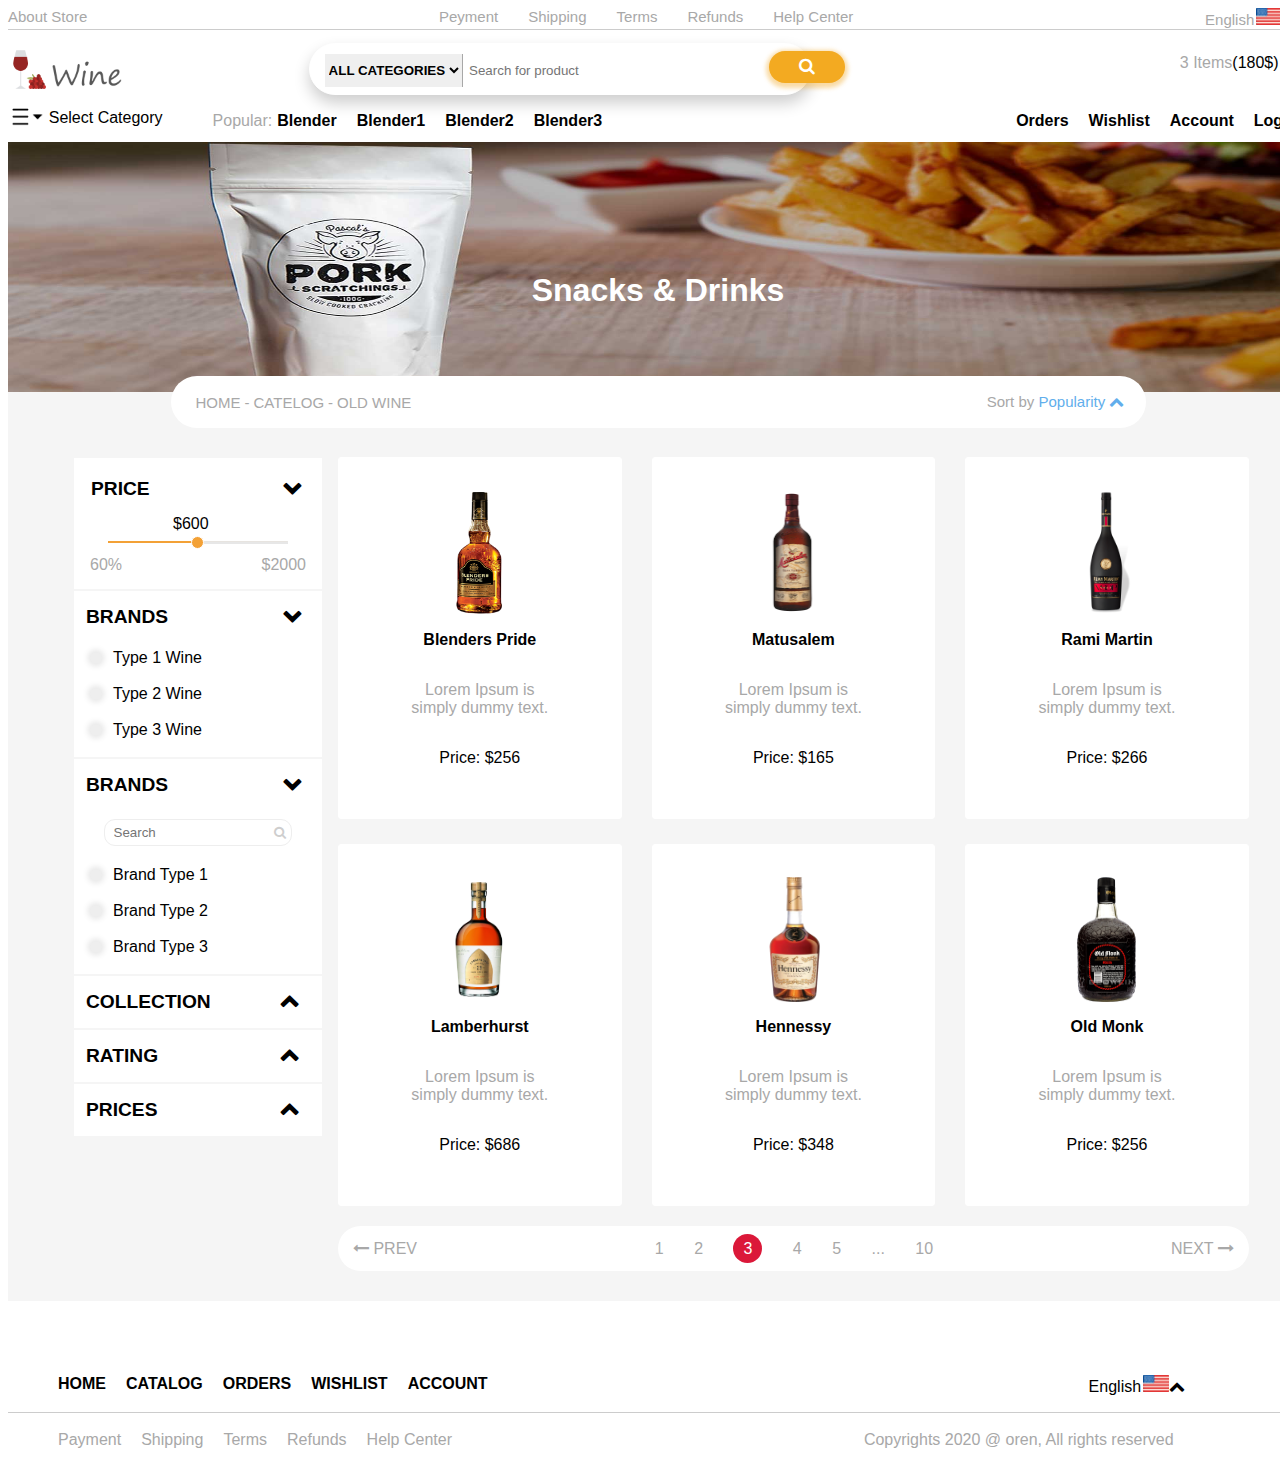
<file: index.html>
<!DOCTYPE html>
<html>
    <head>
        <meta charset="utf-8">
        <title>Main Page</title>
        <link href="styles/style.css" rel="stylesheet">
        <link rel="stylesheet" href="https://cdnjs.cloudflare.com/ajax/libs/font-awesome/4.7.0/css/font-awesome.min.css">
    </head>
    <body>
        <header>
            <!-- top bar -->
            <div class="top-bar">
                <a class="flex-item top-bar-item align-left" href="#">About Store</a>
                <div class="flex-item top-bar-item align-center">
                    <ul class="flex-item top-bar-item">
                        <li class="top-list list-l">Peyment</li>
                        <li class="top-list list-m">Shipping</li>
                        <li class="top-list list-m">Terms</li>
                        <li class="top-list list-m">Refunds</li>
                        <li class="top-list list-r">Help Center</li>
                    </ul>
                </div>

                <!-- language dropdown list -->
                <!--
                <input class="collapse-checkbox toggle" id="collapsible2" type="checkbox" checked>
                <label for="collapsible2" class="lbl-toggle" tabindex="0">BRANDS <span class="cheveron"></span></label>
                -->
                <div class="flex-item top-bar-item align-right lang-div">
                    <ul class="hover-box-1">
                        <input class="collapse-checkbox lang-box-toggle" id="collapsible7" type="checkbox">
                        <label for="collapsible7" class="lang-lbl-toggle" tabindex="0">
                            <span class="lang-text">English</span><img class="flag-icon" src="images/usa-flag.png"><span class="cheveron"></span>
                        </label>
                        <div class="collapse-box">
                            <div class="inner-collapse-box lang-list-box-1">
                                <li class="lang-list list-m"><a href="#">Hebrew</a><img class="flag-icon" src="images/isarel-flag.png"></li>
                                <li class="lang-list"><a href="#">Dutch</a><img class="flag-icon" src="images/netherlands-flag.png"></li>
                            </div>
                        </div>
                    </ul>
                </div>
            </div>

            <!-- container for everything else above the page banner -->
            <div class="top-container head-box">
                <div id="row-1" class="row">
                    <!-- store logo -->
                    <img class="store-logo" src="images/wine.png">

                    <!-- search bar -->
                    <form class="search-bar" action="#" method="POST">
                        <select class="search-filter bold" name="categories">
                            <option value="ALL CATEGORIES">ALL CATEGORIES</option>
                        </select>
                        <input class="search-input" type="text" placeholder="Search for product" name="Search">
                        <button class="search-button" type="submit"><i class="fa fa-search"></i></button>
                    </form>

                    <!-- basket-->
                    <div class="basket-container align-right">
                        <input type="checkbox" id="basket-input">
                        <label class="basket-dropdown" for="basket-input">
                            <span class="basket-text"><span class="color-gray">3 Items</span>(180$)</span>
                            <img class="basket-image" src="images/basket-icon.png">
                        </label>
                        <div class="basket-hide">
                            <ul class="basket-list">
                                <li>Item</li>
                            </ul>
                        </div>
                    </div>
                </div>

                <div id="row-2" class="row">
                    <!-- categories dropdown -->
                    <div class="toggle-dropdown category-list">
                        <input type="checkbox" id="category-input">
                        <label class="category-select" for="category-input">
                            <img class="category-icon" src="images/category-icon.png">
                            <span class="category-select-text"> Select Category</span>
                        </label>
                        <div class="float">
                            <ul class="category-list category-hide">
                                <li>Category</li>
                            </ul>
                        </div>
                    </div>

                    <!-- popular items -->
                    <div class="favorites-container">
                        <span class="favorites-list-item-index color-gray">Popular:</span>
                        <ol class="favorites-list">
                            <li class="favorites-list-item-l bold">Blender</li>
                            <li class="favorites-list-item bold">Blender1</li>
                            <li class="favorites-list-item bold">Blender2</li>
                            <li class="favorites-list-item bold">Blender3</li>
                        </ol>
                    </div>

                    <!-- quick links -->
                    <div class="top-quick-links">
                        <ul class="quick-links-list">
                            <li class="quick-links-list-item-l"><a class="color-link-black" href="#">Orders</a></li>
                            <li class="quick-links-list-item"><a class="color-link-black" href="#">Wishlist</a></li> 
                            <li class="quick-links-list-item"><a class="color-link-black" href="#">Account</a></li> 
                            <li class="quick-links-list-item-r"><a class="color-link-black" href="#">Logout</a></li>
                        </ul>
                    </div>
                </div>
            </div>
        </header>
        
        <!-- store page banner -->
        <div class="banner-container">
            <img class="snacks-image" src="images/snacks-banner.jpg">
            <h1 class="snacks-banner-text">Snacks & Drinks</h1>
        </div>

        <!-- under-banner navigator -->
        <div class="navigator-container">
            <ol class="navigator-list navigator-center">
                <li class="nav-item l">HOME</li> -  
                <li class="nav-item m">CATELOG</li> -  
                <li class="nav-item r">OLD WINE</li>
            </ol>

            <div class="navigator-sort toggle-dropdown navigator-center">
                <span>Sort by </span>
                <input class="collapse-checkbox lang-box-toggle" id="collapsible9" type="checkbox">
                <label for="collapsible9" class="lang-lbl-toggle blue-color">
                    <span>Popularity </span><span class="cheveron"></span>
                </label>
                <div class="collapse-box">
                    <div class="inner-collapse-box">
                        <span>Category</span>
                    </div>
                </div>
            </div>
        </div>

        <!-- container for the page contents -->
        <div class="page-container">

            <!-- container for the product filters box -->
            <div class="content-filters-container">
                <div class="filter-box">
                    <input class="collapse-checkbox toggle" id="collapsible1" type="checkbox" checked>
                    <label for="collapsible1" class="lbl-toggle">
                        <span class="filter-name">PRICE</span>
                        <span class="filter-cheveron cheveron"></span>
                    </label>
                    <div class="collapsible-content">
                        <div class="content-inner price">
                            <span class="price align-center">$600</span>

                            <div class="content-inner slide-container">
                                <input type="range" min="1" max="100" value="50" class="slider" id="myRange">
                            </div>
                            
                            <div class="price">
                                <span class="align-left">60%</span>
                                <span class="align-right">$2000</span>
                            </div>
                        </div>
                    </div>
                </div>

                <div class="filter-box">
                    <input class="collapse-checkbox toggle" id="collapsible2" type="checkbox" checked>
                    <label for="collapsible2" class="lbl-toggle">BRANDS <span class="cheveron"></span></label>
                    <div class="collapsible-content">
                        <div class="brands-1-filter content-inner">
                            <label class="radio-container">
                                <input class="filter-radio" type="radio" name="type" value="type1wine">
                                <span class="filter-radio-show"></span>
                                Type 1 Wine
                            </label><br>
                            <label class="radio-container">
                                <input class="filter-radio" type="radio" name="type" value="type1wine">
                                <span class="filter-radio-show"></span>
                                Type 2 Wine
                            </label><br>
                            <label class="radio-container">
                                <input class="filter-radio" type="radio" name="type" value="type1wine">
                                <span class="filter-radio-show"></span>
                                Type 3 Wine
                            </label><br>
                        </div>
                    </div>
                </div>

                <div class="filter-box">
                    <input class="collapse-checkbox toggle" id="collapsible3" type="checkbox" checked>
                    <label for="collapsible3" class="lbl-toggle">BRANDS <span class="cheveron"></span></label>
                    <div class="collapsible-content">
                        <div class="content-inner">
                            <div class="f-search-box-container">
                                <input class="filter-search-box" type="text" placeholder="Search" name="filter-search">
                                <i class="fa fa-search"></i>
                            </div>
                            <label class="radio-container">
                                <input class="filter-radio" type="radio" name="brand" value="brand1wine">
                                <span class="filter-radio-show"></span>
                                Brand Type 1
                            </label><br>
                            <label class="radio-container">
                                <input class="filter-radio" type="radio" name="brand" value="brand1wine">
                                <span class="filter-radio-show"></span>
                                Brand Type 2
                            </label><br>
                            <label class="radio-container">
                                <input class="filter-radio" type="radio" name="brand" value="brand1wine">
                                <span class="filter-radio-show"></span>
                                Brand Type 3
                            </label><br>
                        </div>
                    </div>
                </div>

                <div class="filter-box">
                    <input class="collapse-checkbox toggle" id="collapsible4" type="checkbox">
                    <label for="collapsible4" class="lbl-toggle">COLLECTION <span class="cheveron"></span></label>
                </div>

                <div class="filter-box">
                    <input class="collapse-checkbox toggle" id="collapsible5" type="checkbox">
                    <label for="collapsible5" class="lbl-toggle">RATING <span class="cheveron"></span></label>
                </div>

                <div class="filter-box">
                    <input class="collapse-checkbox toggle" id="collapsible6" type="checkbox">
                    <label for="collapsible6" class="lbl-toggle">PRICES <span class="cheveron"></span></label>
                </div>

            </div>
            <!-- container for the porducts box -->
            <div class="products-upper-container">

                <!-- 3 Products in each line -->
                <!-- first row -->
                <div class="row product-row-1">
                    <div class="product-container">
                        <div class="inner-product-container">
                            <img class="product-image align-center" src="images/blenders-pride.png">
                            <p class="product-name align-center">Blenders Pride</p>
                            <p class="product-description align-center color-gray">Lorem Ipsum is simply dummy text.</p>
                            <p class="porduct-price">Price: $256</p>
                            <a class="buy-button align-center" href="#">Buy Now</a>
                        </div>
                    </div>

                    <div class="product-container m">
                        <div class="inner-product-container">
                            <img class="product-image align-center" src="images/matusalem.png">
                            <p class="product-name align-center">Matusalem</p>
                            <p class="product-description align-center color-gray">Lorem Ipsum is simply dummy text.</p>
                            <p class="porduct-price">Price: $165</p>
                            <a class="buy-button align-center" href="#">Buy Now</a>
                        </div>
                    </div>

                    <div class="product-container">
                        <div class="inner-product-container">
                            <img class="product-image align-center" src="images/rami-martin.png">
                            <p class="product-name align-center">Rami Martin</p>
                            <p class="product-description align-center color-gray">Lorem Ipsum is simply dummy text.</p>
                            <p class="porduct-price">Price: $266</p>
                            <a class="buy-button align-center" href="#">Buy Now</a>
                        </div>
                    </div>
                </div>

                <!-- second row -->
                <div class="row product-row-2">
                    <div class="product-container">
                        <div class="inner-product-container">
                            <img class="product-image align-center" src="images/lamberhurst.jpg">
                            <p class="product-name align-center">Lamberhurst</p>
                            <p class="product-description align-center color-gray">Lorem Ipsum is simply dummy text.</p>
                            <p class="porduct-price">Price: $686</p>
                            <a class="buy-button align-center" href="#">Buy Now</a>
                        </div>
                    </div>

                    <div class="product-container m">
                        <div class="inner-product-container">
                            <img class="product-image align-center" src="images/hennessy.png">
                            <p class="product-name align-center">Hennessy</p>
                            <p class="product-description align-center color-gray">Lorem Ipsum is simply dummy text.</p>
                            <p class="porduct-price">Price: $348</p>
                            <a class="buy-button align-center" href="#">Buy Now</a>
                        </div>
                    </div>

                    <div class="product-container">
                        <div class="inner-product-container">
                            <img class="product-image align-center" src="images/old-monk.png">
                            <p class="product-name align-center">Old Monk</p>
                            <p class="product-description align-center color-gray">Lorem Ipsum is simply dummy text.</p>
                            <p class="porduct-price">Price: $256</p>
                            <a class="buy-button align-center" href="#">Buy Now</a>
                        </div>
                    </div>
                </div>

                <div class="page-number-navigator">
                    <a class="page-nav align-left page-go-prev" href="#"><i class="fa fa-long-arrow-left"></i> PREV</a>
                    <div class="align-center page-nav page-num-links">
                        <a class="page-num-link" href="#">1</a>
                        <a class="page-num-link" href="#">2</a>
                        <a class="page-num-link current-page" href="#">3</a>
                        <a class="page-num-link" href="#">4</a>
                        <a class="page-num-link" href="#">5</a>
                        <span class="page-num-dots">...</span>
                        <a class="page-num-link" href="#">10</a>
                    </div>
                    <a class="page-nav align-right page-go-next" href="#">NEXT <i class="fa fa-long-arrow-right"></i></a>
                </div>
            </div>
        </div>

        <!-- container for the page bottom -->
        <div class="bottom-container">
            <div id="row-3" class="row">
                <!-- bottom quick links 1 -->
                <ul class="quick-links-list bottom">
                    <li class="quick-links-list-item-l"><a class="color-link-black" href="#">HOME</a></li>
                    <li class="quick-links-list-item"><a class="color-link-black" href="#">CATALOG</a></li> 
                    <li class="quick-links-list-item"><a class="color-link-black" href="#">ORDERS</a></li> 
                    <li class="quick-links-list-item"><a class="color-link-black" href="#">WISHLIST</a></li>
                    <li class="quick-links-list-item-r"><a class="color-link-black" href="#">ACCOUNT</a></li>
                </ul>

                <!-- language selection, again-->
                <div class="flex-item align-right bottom-right">
                    <ul class="flex-item hover-box-2">
                        <input class="collapse-checkbox lang-box-toggle" id="collapsible8" type="checkbox">
                        <label for="collapsible8" class="lang-lbl-toggle" tabindex="0">
                            <span class="lang-text">English</span><img class="flag-icon" src="images/usa-flag.png"><span class="cheveron"></span>
                        </label>
                            <div class="collapse-box">
                                <div class="inner-collapse-box">
                                    <li class="lang-list list-m"><a href="#">Hebrew</a><img class="flag-icon" src="images/isarel-flag.png"></li>
                                    <li class="lang-list"><a href="#">Dutch</a><img class="flag-icon" src="images/netherlands-flag.png"></li>
                                </div>
                            </div>
                    </ul>
                </div>
            </div>

            <div id="row-4" class="row">
                <!-- bottom quick links 2 -->
                <ul class="quick-links-list bottom">
                    <li class="quick-links-list-item-l"><a class="color-gray" href="#">Payment</a></li>
                    <li class="quick-links-list-item"><a class="color-gray" href="#">Shipping</a></li> 
                    <li class="quick-links-list-item"><a class="color-gray" href="#">Terms</a></li> 
                    <li class="quick-links-list-item"><a class="color-gray" href="#">Refunds</a></li>
                    <li class="quick-links-list-item-r"><a class="color-gray" href="#">Help Center</a></li>
                </ul>

                <p class="color-gray copyrights">Copyrights 2020 @ oren, All rights reserved</p>
            </div>
        </div>
    </body>
</html>
</file>
<file: styles/style.css>
/* set page font */
:root {
    --slide-shadow-height: -5px;
    --slide-shadow-color: #e7e7e7;
    --color-gray: #a8a8a8;
    --color-black: #000000;
}

html {
    font-family: 'Montserrat', sans-serif;
}

body {
    min-width: 1300px;
    width: 99.5%;
}

.blue-color {
    color: #61aeec;
}

.bold {
    font-weight: bold;
}

.top-bar {
    display: flex;
    flex-direction: row;
    margin-bottom: 18px;
    padding-bottom: 2px;
    border-bottom: 1px solid #cccccc;
    font-size: 15px;
    color: #a8a8a8;
}

/* stytle the items in the top bar */
.flex-item {
    display: flex;
}

.top-bar-item ul {
    margin: 0 auto;
    padding: 0;
}

.top-bar-item:any-link {
    color: inherit;
    text-decoration: none;
}

.top-list {
    display: block;
    list-style-type: none;
    padding: 0;
    margin: 0;
}

.top-list.list-l{
    margin-right: 15px;
}

.top-list.list-m {
    margin: 0 15px;
}

.top-list.list-r {
    margin-left: 15px;
}

/* style for the language list */
.lang-list {
    display: flex;
    list-style-type: none;
    padding: 0;
    margin: 0;
    max-height: inherit;
}

.lang-text {
    padding-bottom: 2px;
    padding-right: 2px;
}

.lang-list.list-m {
    padding: 4px 0
}

.hover-box-1 {
    flex-direction: column;
    max-height: 19px;
}

.hover-box-2 {
    flex-direction: column;
    max-height: 19px;
    margin: 0;
}

/* dropdown language menus */

.collapse-box {
    display: flex;
    max-height: 0px;
    overflow: hidden;
    flex-direction: column;
    position: relative;
    top: 1px;
    background-color: #ffffff;
    border-top: 0px;
    border-radius: 5px;
    box-shadow: 0px 8px 16px 0px rgba(0,0,0,0.2);
    z-index: 2;

    transition: max-height .25s ease-in-out;
}

.lang-lbl-toggle {
    cursor: pointer;
}

.lang-box-toggle:checked + .lang-lbl-toggle + .collapse-box {
    max-height: 100px;
    overflow: visible;
}

.hover-box-2:hover .lang-list-box-2 {
    display: flex;
    flex-direction: column;
    position: relative;
    top: 1px;
    background-color: #6495ed;
    border: 3px solid #6495ed;
    border-top: 0px;
    border-radius: 5px;
    box-shadow: 0px 8px 16px 0px rgba(0,0,0,0.2);
}

.lang-box-toggle:checked + .lang-lbl-toggle .cheveron::before, .lang-box-toggle:checked + .lang-lbl-toggle span + .cheveron::before {
    transform: rotate(180deg) translateX(-3px);
    color: black;
}
  
.lang-box-toggle:checked + .lang-lbl-toggle .cheveron, .lang-box-toggle:checked + .lang-lbl-toggle span + .cheveron {
    border-bottom-right-radius: 0;
    border-bottom-left-radius: 0;
}

/* aligning styles */

.align-left {
    margin-right: auto;
}

.align-center {
    margin-right: auto ;
    margin-left: auto;
}

.align-right {
    margin-left: auto;
}

.flag-icon {
    height: 17px;
}

.store-logo {
    width: 116px;
    height: 42.6665px;
}

.row {
    display: flex;
    flex-direction: row;
}


/* search bar styling */
.search-bar {
    background-color: #ffffff;
    position: relative;
    bottom: 5px;
    margin: 0 auto;
    padding-top: 10px;
    height: 40px;
    width: 500px;
    border-radius: 30px;
    border: 1px solid #ffffff;
    box-shadow: 0px 8px 16px 0px rgba(0,0,0,0.2);
}

.search-filter {
    border: 0 none transparent;
    position: relative;
    border-right: 1px solid #a8a8a8;
    padding: 8px 0;
    bottom: 5px;
    margin-left: 15px;
}

.search-input {
    position: relative;
    border: 0 none transparent;
    height: 40px;
    bottom: 5px;
}

.search-button {
    float: right;
    padding: 6px;
    width: 76px;
    background: rgb(243, 170, 33);
    color: white;
    font-size: 17px;
    cursor: pointer;
    border-radius: 50px;
    position: relative;
    left: 35px;
    bottom: 3px;
    border: 0;
    box-shadow: 0px 2px 4px 3px rgba(240, 165, 30, 0.4);
}

.top-container {
    display: flex;
    flex-flow: row wrap;
    margin-bottom: 8px;
}

/* basket styles */
.basket-container {
    margin-left: auto;
    margin-right: 0;
}

.basket-dropdown {
    height: inherit;
}

.basket-text {
    position: relative;
    bottom: 6px;
}

.basket-image {
    height: 26px;
    width: 25px;
}

.basket-hide {
    display: none;
}

#basket-input {
    display: none;
}

#basket-input:checked + .basket-dropdown + .basket-hide {
    display: flex;
}

.basket-list {
    display: flex;
    flex-direction: column;
    list-style-type: none;
    padding: 0;
    margin: 0;
}

/* style a row */
.row {
    width: 100%;
}

#row-2 {
    margin-top: 5px;
}

/* category list dropdown styling */
.category-list {
    display: flex;
    flex-direction: column;
    list-style-type: none;
    padding: 0;
    margin: 0;
}

.category-hide {
    display: flex;
    position: absolute;
    overflow: hidden;
    width: 100%;
    background-color: #ffffff;
    max-height: 0px;
}

#category-input {
    display: none;
}

.float {
    position: relative;
}

#category-input:checked + .category-select + .float .category-hide {
    max-height: 100px;
    overflow: visible;
    z-index: 2;
    transition: max-height .25s ease-in-out;
}

.category-select-text {
    position: relative;
    bottom: 7px;
}

.category-icon {
    height: 25px;
}

/* Styles for the popular items box */
.favorites-container {
    display: flex;
    position: relative;
    flex-direction: row;
    margin-left: 50px;
    top: 7px;
}

.favorites-list {
    display: flex;
    flex-direction: row;
    list-style-type: none;
    padding: 0;
    margin: 0;
}

.favorites-list-item-l {
    margin-left: 5px;
    margin-right: 10px;
}

.favorites-list-item {
    margin-left: 10px;
    margin-right: 10px;
}


/* styles for quick links */
.top-quick-links {
    position: relative;
    margin-left: auto;
    margin-right: 0;
    top: 7px;
}

.quick-links-list {
    display: flex;
    flex-direction: row;
    list-style-type: none;
    padding: 0;
    margin: 0;
}

.quick-links-list-item-l {
    margin-left: 0px;
    margin-right: 10px;
}

.quick-links-list-item {
    margin-left: 10px;
    margin-right: 10px;
}

.quick-links-list-item-r {
    margin-left: 10px;
    margin-right: 0px;
}

/* store page banner */
.banner-container {
    position: relative;
    width: 100%;
    color: #ffffff;
}

.snacks-image {
    width: 100%;
    height: 250px;
}

.snacks-banner-text {
    position: absolute;
    top: 50%;
    left: 50%;
    transform: translate(-50%, -50%);
}

/* under-banner navigation bar */
.navigator-container {
    position: relative;
    display: flex;
    background-color: #ffffff;
    margin: 0 auto;
    height: 52px;
    min-width: 400px;
    width: 75%;
    border-radius: 30px;
    bottom: 20px;
    z-index: 1;
    font-size: 15px;
    color: var(--color-gray);
}

.navigator-center {
    margin: auto 0;
}

.navigator-list {
    display: flex;
    flex-direction: row;
    list-style-type: none;
    padding: 0;
    margin-left: 25px;
}

.navigator-sort {
    margin-right: 10px;
    margin-left: auto;
}

.nav-item.l {
    margin-right: 4px;
}

.nav-item.m {
    margin: 0 4px;
}

.nav-item.r {
    margin-left: 4px;
}

/* page container styles */
.page-container {
    background-color: #f5f5f5;
    display: flex;
    width: 100%;
    position: relative;
    padding-bottom: 30px;
    bottom: 56px;
}

.content-filters-container {
    width: 250px;
    margin-left: 65px;
    margin-top: 65px;
}

.filter-box {
    background-color: #ffffff;
    border: 1px solid #f5f5f5;
}

.filter-name {
    margin-top: 5px;
    margin-left: 5px;
}

.filter-cheveron {
    margin-top: 5px;
    margin-left: 5px;
}

/* styling collapsible box */

.collapse-checkbox {
    display: none;
}

.lbl-toggle {
    display: flex;
    margin: 15px 12px;

    font-weight: bold;
    font-size: 1.2rem;
    text-transform: uppercase;
    font-style: normal;
  
    cursor: pointer;
  
    border-radius: 7px;
    transition: all 0.25s ease-out;
}

.cheveron {
    margin-left: auto;
}

.cheveron::before {
    content: "\f077";
    display: inline-block;

    font-family: FontAwesome;
    text-rendering: auto;
    
    vertical-align: middle;
    margin-right: .7rem;
    transform: translateY(-2px);
  
    transition: transform .2s ease-out;
}

.collapsible-content .content-inner {
    border-bottom-left-radius: 7px;
    border-bottom-right-radius: 7px;
    padding-left: 16px;
    padding-right: 16px;
}

.collapsible-content {
    max-height: 0px;
    overflow: hidden;
  
    transition: max-height .25s ease-in-out;
}

.toggle:checked + .lbl-toggle + .collapsible-content {
    max-height: 1000px;
}

.toggle:checked + .lbl-toggle .cheveron::before {
    transform: rotate(180deg) translateX(-3px);
    color: black;
}
  
.toggle:checked + .lbl-toggle .cheveron {
    border-bottom-right-radius: 0;
    border-bottom-left-radius: 0;
}

/* Price filter related */
.content-inner.price {
    padding-bottom: 20px;
}

.content-inner .price {
    display: flex;
    flex-direction: row;
    height: 10px;
    width: 50px;
}

.content-inner div.price {
    position: relative;
    display: flex;
    flex-direction: row;
    width: 100%;
    color: #a8a8a8;

    bottom: 3px;
}

/* slider styling */

.slide-container {
    display: -webkit-box;
    display: flex;
    -webkit-box-pack: center;
    justify-content: center;
}

.slider {
    -webkit-box-align: center;
    align-items: center;
    -webkit-appearance: none;
    -moz-appearance: none;
    appearance: none;
    background: none;
    cursor: pointer;
    display: -webkit-box;
    display: flex;
    overflow: hidden;
    width: 240px;
    height: 30px;
}

input:focus {
    box-shadow: none;
    outline: none;
}

.slider::-webkit-slider-runnable-track {
    background: #f3a136;
    content: '';
    height: 2px;
    pointer-events: none;
}

.slider::-webkit-slider-thumb {
    height: 13px;
    width: 13px;
    -webkit-appearance: none;
    appearance: none;
    background: #f3a136;
    border-radius: 8px;
    box-shadow: 5px 0 0 var(--slide-shadow-height) var(--slide-shadow-color), 6px 0 0 var(--slide-shadow-height) var(--slide-shadow-color), 7px 0 0 var(--slide-shadow-height) var(--slide-shadow-color), 8px 0 0 var(--slide-shadow-height) var(--slide-shadow-color), 9px 0 0 var(--slide-shadow-height) var(--slide-shadow-color), 10px 0 0 var(--slide-shadow-height) var(--slide-shadow-color), 11px 0 0 var(--slide-shadow-height) var(--slide-shadow-color), 12px 0 0 var(--slide-shadow-height) var(--slide-shadow-color), 13px 0 0 var(--slide-shadow-height) var(--slide-shadow-color), 14px 0 0 var(--slide-shadow-height) var(--slide-shadow-color), 15px 0 0 var(--slide-shadow-height) var(--slide-shadow-color), 16px 0 0 var(--slide-shadow-height) var(--slide-shadow-color), 17px 0 0 var(--slide-shadow-height) var(--slide-shadow-color), 18px 0 0 var(--slide-shadow-height) var(--slide-shadow-color), 19px 0 0 var(--slide-shadow-height) var(--slide-shadow-color), 20px 0 0 var(--slide-shadow-height) var(--slide-shadow-color), 21px 0 0 var(--slide-shadow-height) var(--slide-shadow-color), 22px 0 0 var(--slide-shadow-height) var(--slide-shadow-color), 23px 0 0 var(--slide-shadow-height) var(--slide-shadow-color), 24px 0 0 var(--slide-shadow-height) var(--slide-shadow-color), 25px 0 0 var(--slide-shadow-height) var(--slide-shadow-color), 26px 0 0 var(--slide-shadow-height) var(--slide-shadow-color), 27px 0 0 var(--slide-shadow-height) var(--slide-shadow-color), 28px 0 0 var(--slide-shadow-height) var(--slide-shadow-color), 29px 0 0 var(--slide-shadow-height) var(--slide-shadow-color), 30px 0 0 var(--slide-shadow-height) var(--slide-shadow-color), 31px 0 0 var(--slide-shadow-height) var(--slide-shadow-color), 32px 0 0 var(--slide-shadow-height) var(--slide-shadow-color), 33px 0 0 var(--slide-shadow-height) var(--slide-shadow-color), 34px 0 0 var(--slide-shadow-height) var(--slide-shadow-color), 35px 0 0 var(--slide-shadow-height) var(--slide-shadow-color), 36px 0 0 var(--slide-shadow-height) var(--slide-shadow-color), 37px 0 0 var(--slide-shadow-height) var(--slide-shadow-color), 38px 0 0 var(--slide-shadow-height) var(--slide-shadow-color), 39px 0 0 var(--slide-shadow-height) var(--slide-shadow-color), 40px 0 0 var(--slide-shadow-height) var(--slide-shadow-color), 41px 0 0 var(--slide-shadow-height) var(--slide-shadow-color), 42px 0 0 var(--slide-shadow-height) var(--slide-shadow-color), 43px 0 0 var(--slide-shadow-height) var(--slide-shadow-color), 44px 0 0 var(--slide-shadow-height) var(--slide-shadow-color), 45px 0 0 var(--slide-shadow-height) var(--slide-shadow-color), 46px 0 0 var(--slide-shadow-height) var(--slide-shadow-color), 47px 0 0 var(--slide-shadow-height) var(--slide-shadow-color), 48px 0 0 var(--slide-shadow-height) var(--slide-shadow-color), 49px 0 0 var(--slide-shadow-height) var(--slide-shadow-color), 50px 0 0 var(--slide-shadow-height) var(--slide-shadow-color), 51px 0 0 var(--slide-shadow-height) var(--slide-shadow-color), 52px 0 0 var(--slide-shadow-height) var(--slide-shadow-color), 53px 0 0 var(--slide-shadow-height) var(--slide-shadow-color), 54px 0 0 var(--slide-shadow-height) var(--slide-shadow-color), 55px 0 0 var(--slide-shadow-height) var(--slide-shadow-color), 56px 0 0 var(--slide-shadow-height) var(--slide-shadow-color), 57px 0 0 var(--slide-shadow-height) var(--slide-shadow-color), 58px 0 0 var(--slide-shadow-height) var(--slide-shadow-color), 59px 0 0 var(--slide-shadow-height) var(--slide-shadow-color), 60px 0 0 var(--slide-shadow-height) var(--slide-shadow-color), 61px 0 0 var(--slide-shadow-height) var(--slide-shadow-color), 62px 0 0 var(--slide-shadow-height) var(--slide-shadow-color), 63px 0 0 var(--slide-shadow-height) var(--slide-shadow-color), 64px 0 0 var(--slide-shadow-height) var(--slide-shadow-color), 65px 0 0 var(--slide-shadow-height) var(--slide-shadow-color), 66px 0 0 var(--slide-shadow-height) var(--slide-shadow-color), 67px 0 0 var(--slide-shadow-height) var(--slide-shadow-color), 68px 0 0 var(--slide-shadow-height) var(--slide-shadow-color), 69px 0 0 var(--slide-shadow-height) var(--slide-shadow-color), 70px 0 0 var(--slide-shadow-height) var(--slide-shadow-color), 71px 0 0 var(--slide-shadow-height) var(--slide-shadow-color), 72px 0 0 var(--slide-shadow-height) var(--slide-shadow-color), 73px 0 0 var(--slide-shadow-height) var(--slide-shadow-color), 74px 0 0 var(--slide-shadow-height) var(--slide-shadow-color), 75px 0 0 var(--slide-shadow-height) var(--slide-shadow-color), 76px 0 0 var(--slide-shadow-height) var(--slide-shadow-color), 77px 0 0 var(--slide-shadow-height) var(--slide-shadow-color), 78px 0 0 var(--slide-shadow-height) var(--slide-shadow-color), 79px 0 0 var(--slide-shadow-height) var(--slide-shadow-color), 80px 0 0 var(--slide-shadow-height) var(--slide-shadow-color), 81px 0 0 var(--slide-shadow-height) var(--slide-shadow-color), 82px 0 0 var(--slide-shadow-height) var(--slide-shadow-color), 83px 0 0 var(--slide-shadow-height) var(--slide-shadow-color), 84px 0 0 var(--slide-shadow-height) var(--slide-shadow-color), 85px 0 0 var(--slide-shadow-height) var(--slide-shadow-color), 86px 0 0 var(--slide-shadow-height) var(--slide-shadow-color), 87px 0 0 var(--slide-shadow-height) var(--slide-shadow-color), 88px 0 0 var(--slide-shadow-height) var(--slide-shadow-color), 89px 0 0 var(--slide-shadow-height) var(--slide-shadow-color), 90px 0 0 var(--slide-shadow-height) var(--slide-shadow-color), 91px 0 0 var(--slide-shadow-height) var(--slide-shadow-color), 92px 0 0 var(--slide-shadow-height) var(--slide-shadow-color), 93px 0 0 var(--slide-shadow-height) var(--slide-shadow-color), 94px 0 0 var(--slide-shadow-height) var(--slide-shadow-color), 95px 0 0 var(--slide-shadow-height) var(--slide-shadow-color), 96px 0 0 var(--slide-shadow-height) var(--slide-shadow-color), 97px 0 0 var(--slide-shadow-height) var(--slide-shadow-color), 98px 0 0 var(--slide-shadow-height) var(--slide-shadow-color), 99px 0 0 var(--slide-shadow-height) var(--slide-shadow-color), 100px 0 0 var(--slide-shadow-height) var(--slide-shadow-color), 101px 0 0 var(--slide-shadow-height) var(--slide-shadow-color), 102px 0 0 var(--slide-shadow-height) var(--slide-shadow-color), 103px 0 0 var(--slide-shadow-height) var(--slide-shadow-color), 104px 0 0 var(--slide-shadow-height) var(--slide-shadow-color), 105px 0 0 var(--slide-shadow-height) var(--slide-shadow-color), 106px 0 0 var(--slide-shadow-height) var(--slide-shadow-color), 107px 0 0 var(--slide-shadow-height) var(--slide-shadow-color), 108px 0 0 var(--slide-shadow-height) var(--slide-shadow-color), 109px 0 0 var(--slide-shadow-height) var(--slide-shadow-color), 110px 0 0 var(--slide-shadow-height) var(--slide-shadow-color), 111px 0 0 var(--slide-shadow-height) var(--slide-shadow-color), 112px 0 0 var(--slide-shadow-height) var(--slide-shadow-color), 113px 0 0 var(--slide-shadow-height) var(--slide-shadow-color), 114px 0 0 var(--slide-shadow-height) var(--slide-shadow-color), 115px 0 0 var(--slide-shadow-height) var(--slide-shadow-color), 116px 0 0 var(--slide-shadow-height) var(--slide-shadow-color), 117px 0 0 var(--slide-shadow-height) var(--slide-shadow-color), 118px 0 0 var(--slide-shadow-height) var(--slide-shadow-color), 119px 0 0 var(--slide-shadow-height) var(--slide-shadow-color), 120px 0 0 var(--slide-shadow-height) var(--slide-shadow-color), 121px 0 0 var(--slide-shadow-height) var(--slide-shadow-color), 122px 0 0 var(--slide-shadow-height) var(--slide-shadow-color), 123px 0 0 var(--slide-shadow-height) var(--slide-shadow-color), 124px 0 0 var(--slide-shadow-height) var(--slide-shadow-color), 125px 0 0 var(--slide-shadow-height) var(--slide-shadow-color), 126px 0 0 var(--slide-shadow-height) var(--slide-shadow-color), 127px 0 0 var(--slide-shadow-height) var(--slide-shadow-color), 128px 0 0 var(--slide-shadow-height) var(--slide-shadow-color), 129px 0 0 var(--slide-shadow-height) var(--slide-shadow-color), 130px 0 0 var(--slide-shadow-height) var(--slide-shadow-color), 131px 0 0 var(--slide-shadow-height) var(--slide-shadow-color), 132px 0 0 var(--slide-shadow-height) var(--slide-shadow-color), 133px 0 0 var(--slide-shadow-height) var(--slide-shadow-color), 134px 0 0 var(--slide-shadow-height) var(--slide-shadow-color), 135px 0 0 var(--slide-shadow-height) var(--slide-shadow-color), 136px 0 0 var(--slide-shadow-height) var(--slide-shadow-color), 137px 0 0 var(--slide-shadow-height) var(--slide-shadow-color), 138px 0 0 var(--slide-shadow-height) var(--slide-shadow-color), 139px 0 0 var(--slide-shadow-height) var(--slide-shadow-color), 140px 0 0 var(--slide-shadow-height) var(--slide-shadow-color), 141px 0 0 var(--slide-shadow-height) var(--slide-shadow-color), 142px 0 0 var(--slide-shadow-height) var(--slide-shadow-color), 143px 0 0 var(--slide-shadow-height) var(--slide-shadow-color), 144px 0 0 var(--slide-shadow-height) var(--slide-shadow-color), 145px 0 0 var(--slide-shadow-height) var(--slide-shadow-color), 146px 0 0 var(--slide-shadow-height) var(--slide-shadow-color), 147px 0 0 var(--slide-shadow-height) var(--slide-shadow-color), 148px 0 0 var(--slide-shadow-height) var(--slide-shadow-color), 149px 0 0 var(--slide-shadow-height) var(--slide-shadow-color), 150px 0 0 var(--slide-shadow-height) var(--slide-shadow-color), 151px 0 0 var(--slide-shadow-height) var(--slide-shadow-color), 152px 0 0 var(--slide-shadow-height) var(--slide-shadow-color), 153px 0 0 var(--slide-shadow-height) var(--slide-shadow-color), 154px 0 0 var(--slide-shadow-height) var(--slide-shadow-color), 155px 0 0 var(--slide-shadow-height) var(--slide-shadow-color), 156px 0 0 var(--slide-shadow-height) var(--slide-shadow-color), 157px 0 0 var(--slide-shadow-height) var(--slide-shadow-color), 158px 0 0 var(--slide-shadow-height) var(--slide-shadow-color), 159px 0 0 var(--slide-shadow-height) var(--slide-shadow-color), 160px 0 0 var(--slide-shadow-height) var(--slide-shadow-color), 161px 0 0 var(--slide-shadow-height) var(--slide-shadow-color), 162px 0 0 var(--slide-shadow-height) var(--slide-shadow-color), 163px 0 0 var(--slide-shadow-height) var(--slide-shadow-color), 164px 0 0 var(--slide-shadow-height) var(--slide-shadow-color), 165px 0 0 var(--slide-shadow-height) var(--slide-shadow-color), 166px 0 0 var(--slide-shadow-height) var(--slide-shadow-color), 167px 0 0 var(--slide-shadow-height) var(--slide-shadow-color), 168px 0 0 var(--slide-shadow-height) var(--slide-shadow-color), 169px 0 0 var(--slide-shadow-height) var(--slide-shadow-color), 170px 0 0 var(--slide-shadow-height) var(--slide-shadow-color), 171px 0 0 var(--slide-shadow-height) var(--slide-shadow-color), 172px 0 0 var(--slide-shadow-height) var(--slide-shadow-color), 173px 0 0 var(--slide-shadow-height) var(--slide-shadow-color), 174px 0 0 var(--slide-shadow-height) var(--slide-shadow-color), 175px 0 0 var(--slide-shadow-height) var(--slide-shadow-color), 176px 0 0 var(--slide-shadow-height) var(--slide-shadow-color), 177px 0 0 var(--slide-shadow-height) var(--slide-shadow-color), 178px 0 0 var(--slide-shadow-height) var(--slide-shadow-color), 179px 0 0 var(--slide-shadow-height) var(--slide-shadow-color), 180px 0 0 var(--slide-shadow-height) var(--slide-shadow-color), 181px 0 0 var(--slide-shadow-height) var(--slide-shadow-color), 182px 0 0 var(--slide-shadow-height) var(--slide-shadow-color), 183px 0 0 var(--slide-shadow-height) var(--slide-shadow-color), 184px 0 0 var(--slide-shadow-height) var(--slide-shadow-color), 185px 0 0 var(--slide-shadow-height) var(--slide-shadow-color), 186px 0 0 var(--slide-shadow-height) var(--slide-shadow-color), 187px 0 0 var(--slide-shadow-height) var(--slide-shadow-color), 188px 0 0 var(--slide-shadow-height) var(--slide-shadow-color), 189px 0 0 var(--slide-shadow-height) var(--slide-shadow-color), 190px 0 0 var(--slide-shadow-height) var(--slide-shadow-color), 191px 0 0 var(--slide-shadow-height) var(--slide-shadow-color), 192px 0 0 var(--slide-shadow-height) var(--slide-shadow-color), 193px 0 0 var(--slide-shadow-height) var(--slide-shadow-color), 194px 0 0 var(--slide-shadow-height) var(--slide-shadow-color), 195px 0 0 var(--slide-shadow-height) var(--slide-shadow-color), 196px 0 0 var(--slide-shadow-height) var(--slide-shadow-color), 197px 0 0 var(--slide-shadow-height) var(--slide-shadow-color), 198px 0 0 var(--slide-shadow-height) var(--slide-shadow-color), 199px 0 0 var(--slide-shadow-height) var(--slide-shadow-color), 200px 0 0 var(--slide-shadow-height) var(--slide-shadow-color), 201px 0 0 var(--slide-shadow-height) var(--slide-shadow-color), 202px 0 0 var(--slide-shadow-height) var(--slide-shadow-color), 203px 0 0 var(--slide-shadow-height) var(--slide-shadow-color), 204px 0 0 var(--slide-shadow-height) var(--slide-shadow-color), 205px 0 0 var(--slide-shadow-height) var(--slide-shadow-color), 206px 0 0 var(--slide-shadow-height) var(--slide-shadow-color), 207px 0 0 var(--slide-shadow-height) var(--slide-shadow-color), 208px 0 0 var(--slide-shadow-height) var(--slide-shadow-color), 209px 0 0 var(--slide-shadow-height) var(--slide-shadow-color), 210px 0 0 var(--slide-shadow-height) var(--slide-shadow-color), 211px 0 0 var(--slide-shadow-height) var(--slide-shadow-color), 212px 0 0 var(--slide-shadow-height) var(--slide-shadow-color), 213px 0 0 var(--slide-shadow-height) var(--slide-shadow-color), 214px 0 0 var(--slide-shadow-height) var(--slide-shadow-color), 215px 0 0 var(--slide-shadow-height) var(--slide-shadow-color), 216px 0 0 var(--slide-shadow-height) var(--slide-shadow-color), 217px 0 0 var(--slide-shadow-height) var(--slide-shadow-color), 218px 0 0 var(--slide-shadow-height) var(--slide-shadow-color), 219px 0 0 var(--slide-shadow-height) var(--slide-shadow-color), 220px 0 0 var(--slide-shadow-height) var(--slide-shadow-color), 221px 0 0 var(--slide-shadow-height) var(--slide-shadow-color), 222px 0 0 var(--slide-shadow-height) var(--slide-shadow-color), 223px 0 0 var(--slide-shadow-height) var(--slide-shadow-color), 224px 0 0 var(--slide-shadow-height) var(--slide-shadow-color), 225px 0 0 var(--slide-shadow-height) var(--slide-shadow-color), 226px 0 0 var(--slide-shadow-height) var(--slide-shadow-color), 227px 0 0 var(--slide-shadow-height) var(--slide-shadow-color), 228px 0 0 var(--slide-shadow-height) var(--slide-shadow-color), 229px 0 0 var(--slide-shadow-height) var(--slide-shadow-color), 230px 0 0 var(--slide-shadow-height) var(--slide-shadow-color), 231px 0 0 var(--slide-shadow-height) var(--slide-shadow-color), 232px 0 0 var(--slide-shadow-height) var(--slide-shadow-color), 233px 0 0 var(--slide-shadow-height) var(--slide-shadow-color), 234px 0 0 var(--slide-shadow-height) var(--slide-shadow-color), 235px 0 0 var(--slide-shadow-height) var(--slide-shadow-color), 236px 0 0 var(--slide-shadow-height) var(--slide-shadow-color), 237px 0 0 var(--slide-shadow-height) var(--slide-shadow-color), 238px 0 0 var(--slide-shadow-height) var(--slide-shadow-color), 239px 0 0 var(--slide-shadow-height) var(--slide-shadow-color), 240px 0 0 var(--slide-shadow-height) var(--slide-shadow-color);
    margin-top: -5.5px;
    border: 1px solid #ffffff;
}

/* barnds filter style */
.brands-1-filter {
    padding-top: 6px;
}


/* radio filters styling */
.radio-container {
    display: flex;
    position: relative;
    cursor: pointer;
    -webkit-user-select: none;
    -moz-user-select: none;
    -ms-user-select: none;
    user-select: none;
}

.filter-radio {
    position: absolute;
    opacity: 0;
    cursor: pointer;
}

.filter-radio-show {
    position: relative;
    top: 3px;
    left: 0;
    margin-right: 11px;

    height: 12px;
    width: 12px;
    background-color: #eee;
    border-radius: 50%;
    box-shadow: 0px 0px 6px 2px rgba(0,0,0,0.11);
}

/*  filter search box */
.f-search-box-container {
    display: flex;
    width: 186px;

    margin-top: 8px;
    margin-right: auto;
    margin-left: auto;
    margin-bottom: 20px;

    border: 1px solid rgb(238, 238, 238);
    border-radius: 11px;
    color: rgb(206, 206, 206);
}

.filter-search-box {
    margin: 4px 6.5px;
    width: 100%;
    border: none;
}

.filter-search-box + .fa-search {
    margin-top: auto;
    margin-bottom: auto;
    margin-right: 5px;
    font-size: 13px;
}

/* On mouse-over, add a grey background color */
.radio-container:hover .filter-radio + .filter-radio-show {
    background-color: #ccc;
}
  
/* When the radio button is checked, add a blue background */
.radio-container .filter-radio:checked + .filter-radio-show {
    background-color: rgb(255, 255, 255);
}
  
/* Create the indicator (the dot/circle - hidden when not checked) */
.filter-radio-show:after {
    content: "";
    display: none;
}
  
/* Show the indicator (dot/circle) when checked */
.radio-container .filter-radio:checked + .filter-radio-show:after {
    display: block;
}

/* Style the indicator (dot/circle) */
.radio-container .filter-radio-show:after {
    top: 2px;
    left: 2px;
    width: 100%;
    height: 100%;
    border-radius: 50%;
    background: rgb(235, 138, 11);
}


/* products styling */
.products-upper-container {
    display: flex;
    flex-direction: column;
    margin-left: 15px;
    margin-top: 65px;
}

.product-row-1 {
    margin-bottom: 25px;
}

.product-container {
    display: flex;
    flex-direction: column;
    min-height: 350px;
    min-width: 250px;
    height: 40vh;
    width: 22vw;
    background-color: #ffffff;
    border: 1px solid #ffffff;
    border-radius: 3px;
}

.product-container.m {
    margin: 0 30px;
}

.inner-product-container {
    display: flex;
    flex-direction: column;
    margin: 3.5vh 5vw 0vh;
    text-align: center;
}

.product-name {
    font-weight: bold;
}

.product-image {
    height: 125px;
    width: 75px;
}

.buy-button {
    display: none;
    position: relative;
    max-height: 18px;
    min-width: 66px;
    text-decoration: none;
    color: #ffffff;
    background-color: #db1839;
    padding: 10px 50px;
    border-radius: 20px;
    margin-top: auto;
    top: 2vh
}

.product-container:hover {
    border: 1px solid #db1839;
}

.product-container:hover .buy-button {
    display: flex;
}

/* page number navigation */
.page-number-navigator {
    margin-top: 20px;
    display: flex;
    flex-direction: row;
    background-color: #ffffff;

    height: 45px;
    border-radius: 30px;
    color: #a8a8a8;
    text-decoration: none;
}

.page-go-prev {
    margin-left: 15px;
    color: #a8a8a8;
    text-decoration: none;
}

.page-go-next {
    margin-right: 15px;
    color: #a8a8a8;
    text-decoration: none;
}

.page-nav {
    margin-top: auto;
    margin-bottom: auto;
}

.page-num-link {
    margin-left: 13px;
    margin-right: 13px;
    color: #a8a8a8;
    text-decoration: none;
}

.page-num-dots {
    margin-left: 13px;
    margin-right: 13px;
}

.current-page {
    color: #ffffff;
    background-color: #db1839;
    padding: 6px 10px;
    border-radius: 360px;
}

/* page bottom styles */
#row-3 {
    border-bottom: 1px solid #cccccc;
    padding: 18px 0;
}

#row-4 {
    padding: 18px 0 ;
}

.quick-links-list.bottom {
    margin-left: 50px;
}

.color-link-black {
    color: var(--color-black);
    text-decoration: none;
    font-weight: bold;
}

.color-gray {
    color: var(--color-gray);
    text-decoration: none;
}

.bottom-right {
    margin-right: 8vw;
    width: 157px;
}

.copyrights {
    margin-left: auto;
    margin-right: 10.5vw;
    margin-block-start: 0;
    margin-block-end: 0;
}
</file>
